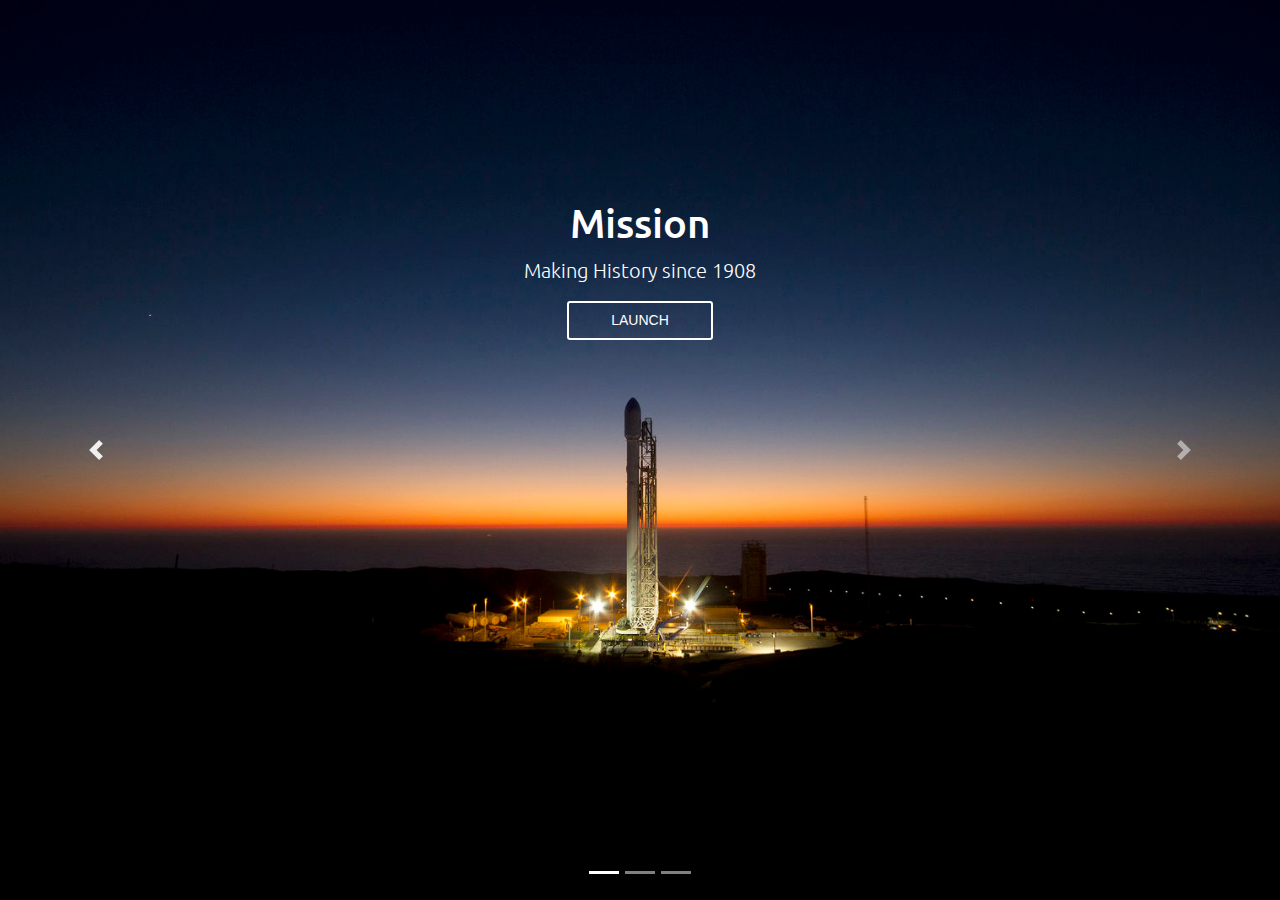
<file: index.html>
<!DOCTYPE html>
<html lang="en">

<head>
  <meta charset="UTF-8">
  <meta name="viewport" content="width=device-width, initial-scale=1.0">
  <meta http-equiv="X-UA-Compatible" content="ie=edge">
  <title>Home - Mission X</title>
  <link rel="stylesheet" href="https://maxcdn.bootstrapcdn.com/bootstrap/4.0.0/css/bootstrap.min.css" integrity="sha384-Gn5384xqQ1aoWXA+058RXPxPg6fy4IWvTNh0E263XmFcJlSAwiGgFAW/dAiS6JXm"
    crossorigin="anonymous">
  <link rel="stylesheet" href="https://use.fontawesome.com/releases/v5.1.0/css/all.css" integrity="sha384-lKuwvrZot6UHsBSfcMvOkWwlCMgc0TaWr+30HWe3a4ltaBwTZhyTEggF5tJv8tbt"
    crossorigin="anonymous">
  <link href="https://fonts.googleapis.com/css?family=Ubuntu" rel="stylesheet">
  <link rel="stylesheet" type="text/css" href="css/style.css">
  <script src="https://ajax.googleapis.com/ajax/libs/jquery/3.3.1/jquery.min.js"></script>
  <script src="https://code.jquery.com/jquery-3.2.1.slim.min.js" integrity="sha384-KJ3o2DKtIkvYIK3UENzmM7KCkRr/rE9/Qpg6aAZGJwFDMVNA/GpGFF93hXpG5KkN"
    crossorigin="anonymous"></script>
  <script src="https://cdnjs.cloudflare.com/ajax/libs/popper.js/1.12.9/umd/popper.min.js" integrity="sha384-ApNbgh9B+Y1QKtv3Rn7W3mgPxhU9K/ScQsAP7hUibX39j7fakFPskvXusvfa0b4Q"
    crossorigin="anonymous"></script>
  <script src="https://maxcdn.bootstrapcdn.com/bootstrap/4.0.0/js/bootstrap.min.js" integrity="sha384-JZR6Spejh4U02d8jOt6vLEHfe/JQGiRRSQQxSfFWpi1MquVdAyjUar5+76PVCmYl"
    crossorigin="anonymous"></script>
</head>
</head>

<body>

  <! Carousel section for home page !>
  <main id="showcase">
    <div class="carousel slide" id="myCarousel" data-ride="carousel">
      <ol class="carousel-indicators">
        <li class="active" data-slide-to="0" data-target="#myCarousel"></li>
        <li data-slide-to="1" data-target="#myCarousel"></li>
        <li data-slide-to="2" data-target="#myCarousel"></li>
      </ol>
      <div class="carousel-inner">

        <! Slide 1 of the carousel !>
        <section class="carousel-item active" id="slide1">
          <div class="carousel-caption">
            <h1 class="display-6">Mission
              <i class="fab fa-xing-square"></i>
            </h1>
            <p class="lead">Making History since 1908</p>
            <a href="about.html" class="btn btn-light btn-sm">Launch</a>
          </div>
        </section>

        <! Slide 2 of the carousel !>
        <section class="carousel-item" id="slide2">
          <div class="carousel-caption">
            <h1 class="display-6">Mission
              <i class="fab fa-xing-square"></i>
            </h1>
            <p class="lead">Making History since 1908</p>
            <a href="about.html" class="btn btn-light btn-sm">Launch</a>
          </div>
        </section>

        <! Slide 3 of the carousel !>
        <section class="carousel-item" id="slide3">
          <div class="carousel-caption">
            <h1 class="display-6">Mission
              <i class="fab fa-xing-square"></i>
            </h1>
            <p class="lead">Making History since 1908</p>
            <a href="about.html" class="btn btn-light btn-sm">Launch</a>
          </div>
        </section>

      <!Navigation controls for carousel !>
      <a class="carousel-control-prev" data-slide="prev" href="#myCarousel">
        <span class="carousel-control-prev-icon"></span>
      </a>
      <a class="carousel-control-next" data-slide="next" href="#myCarousel">
        <span class="carousel-control-next-icon"></span>
      </a>

    </div>
  </main>
</body>

</html>
</file>
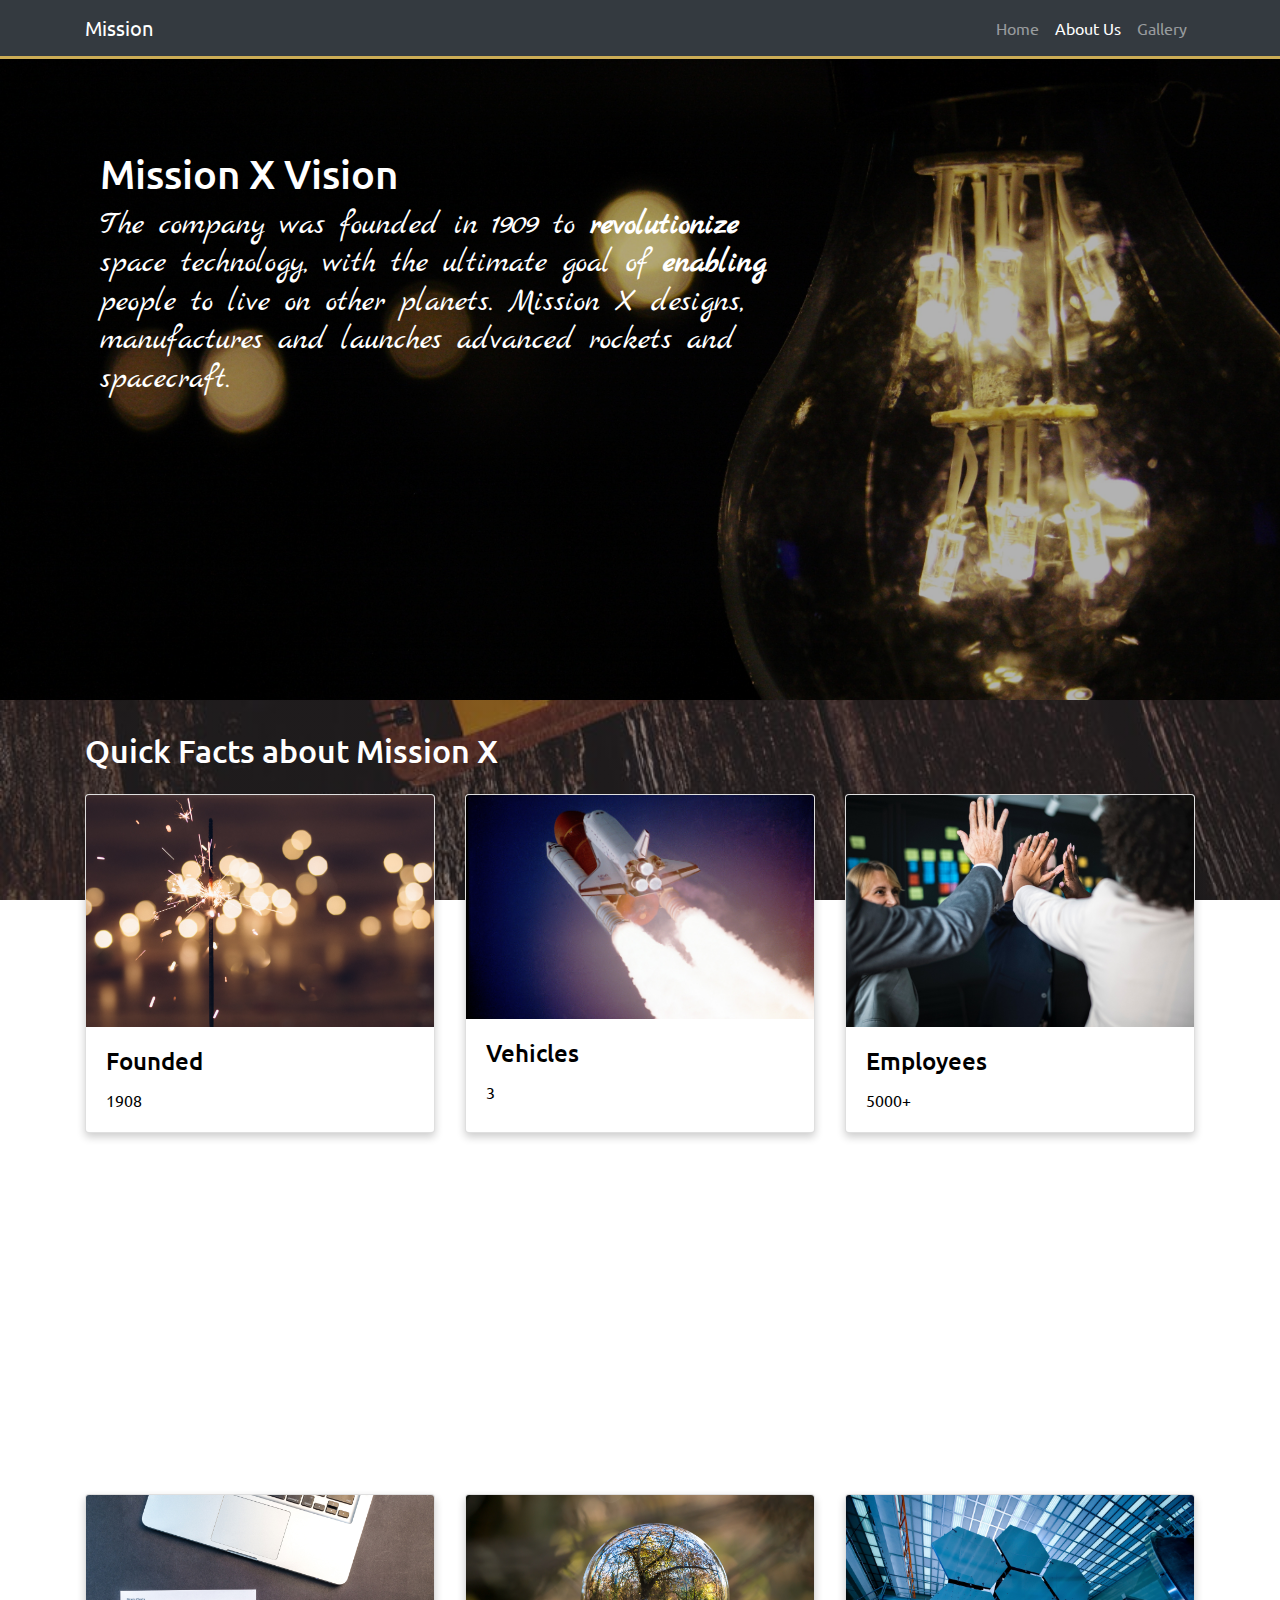
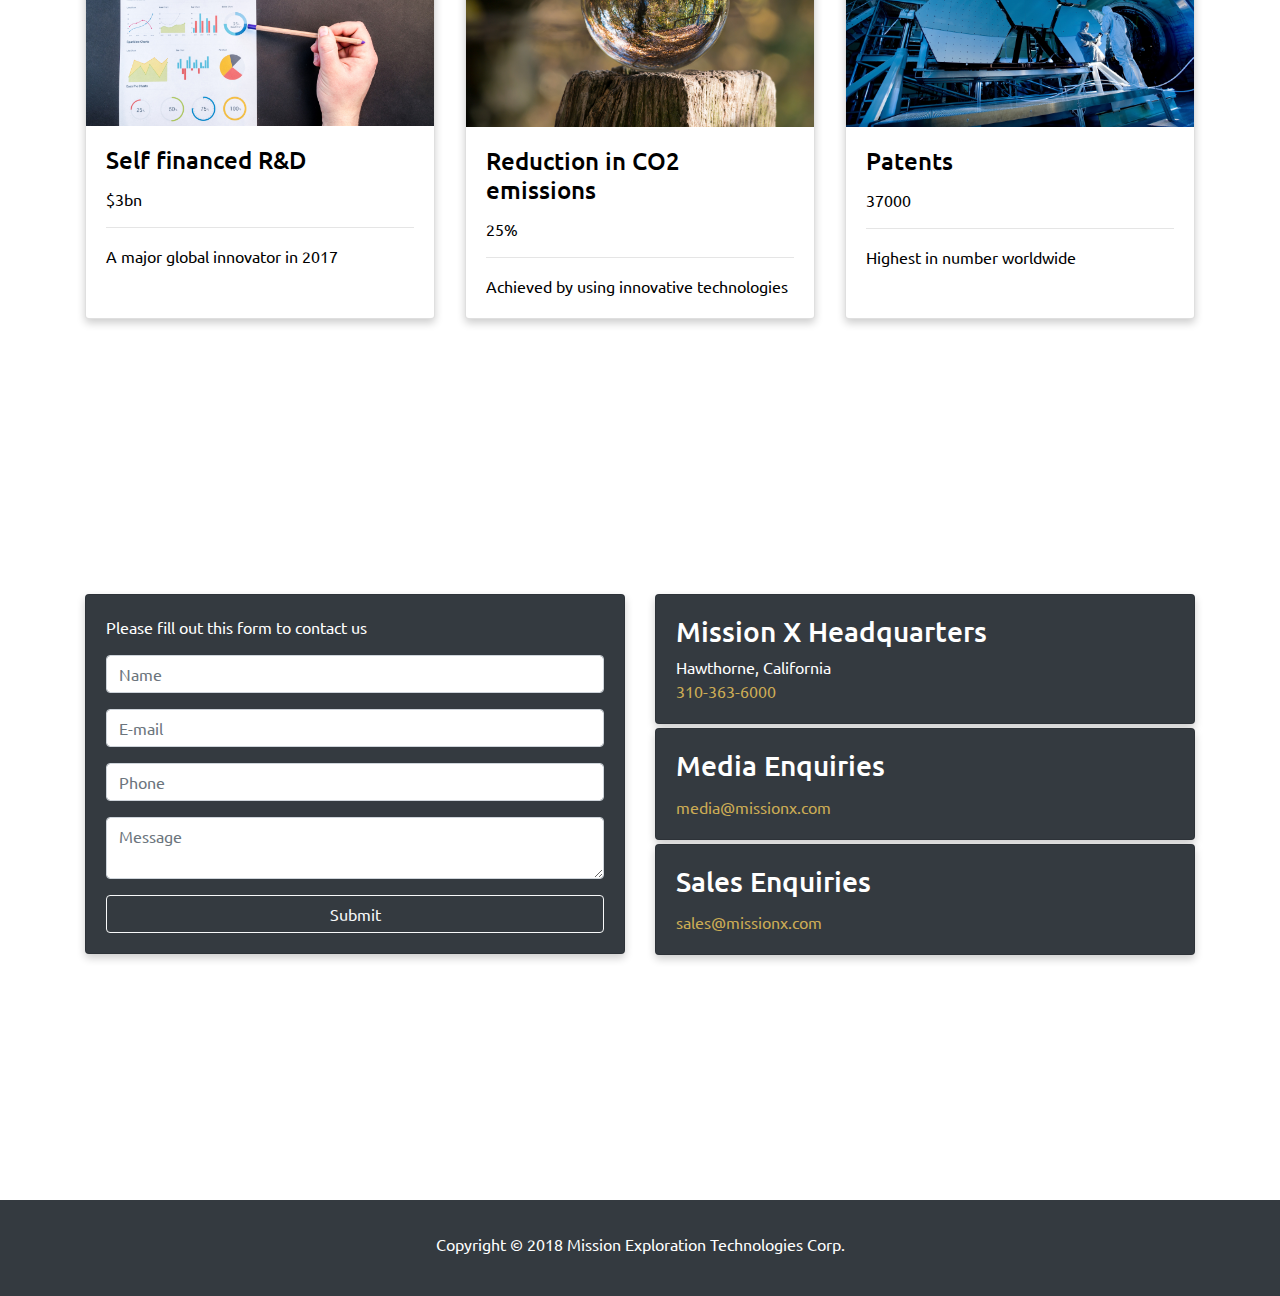
<file: about.html>
<!DOCTYPE html>
<html lang="en">

<head>
	<title>About us - Mission X</title>
	<meta charset="utf-8">
	<meta name="viewport" content="width=device-width, initial-scale=1">
	<link rel="stylesheet" href="https://maxcdn.bootstrapcdn.com/bootstrap/4.0.0/css/bootstrap.min.css" integrity="sha384-Gn5384xqQ1aoWXA+058RXPxPg6fy4IWvTNh0E263XmFcJlSAwiGgFAW/dAiS6JXm"
	 crossorigin="anonymous">
	<link rel="stylesheet" href="https://use.fontawesome.com/releases/v5.1.0/css/all.css" integrity="sha384-lKuwvrZot6UHsBSfcMvOkWwlCMgc0TaWr+30HWe3a4ltaBwTZhyTEggF5tJv8tbt"
	 crossorigin="anonymous">
	<link href="https://fonts.googleapis.com/css?family=Ubuntu|Marck+Script" rel="stylesheet">
	<link rel="stylesheet" type="text/css" href="css/style.css">
	<script src="https://ajax.googleapis.com/ajax/libs/jquery/3.3.1/jquery.min.js"></script>
	<script src="https://code.jquery.com/jquery-3.2.1.slim.min.js" integrity="sha384-KJ3o2DKtIkvYIK3UENzmM7KCkRr/rE9/Qpg6aAZGJwFDMVNA/GpGFF93hXpG5KkN"
	 crossorigin="anonymous"></script>
	<script src="https://cdnjs.cloudflare.com/ajax/libs/popper.js/1.12.9/umd/popper.min.js" integrity="sha384-ApNbgh9B+Y1QKtv3Rn7W3mgPxhU9K/ScQsAP7hUibX39j7fakFPskvXusvfa0b4Q"
	 crossorigin="anonymous"></script>
	<script src="https://maxcdn.bootstrapcdn.com/bootstrap/4.0.0/js/bootstrap.min.js" integrity="sha384-JZR6Spejh4U02d8jOt6vLEHfe/JQGiRRSQQxSfFWpi1MquVdAyjUar5+76PVCmYl"
	 crossorigin="anonymous"></script>
</head>

<body>

	<! Nav Bar !>
	<nav class="nav navbar navbar-expand-sm bg-dark navbar-dark fixed-top">
		<div class="container">
			<button type="button" class="navbar-toggler" data-toggle="collapse" data-target="#navbarCollapse">
				<span class="navbar-toggler-icon"></span>
				<span class="icon-bar"></span>
				<span class="icon-bar"></span>
			</button>
			<a class="navbar-brand" href="index.html">Mission
				<i class="fab fa-xing-square"></i>
			</a>
			<div class="collapse navbar-collapse" id="navbarCollapse">
				<ul class="navbar-nav ml-auto">
					<li class="nav-item">
						<a href="index.html" class="nav-link">Home</a>
					</li>
					<li class="nav-item active">
						<a href="#" class="nav-link">About Us</a>
					</li>
					<li class="nav-item">
						<a href="gallery.html" class="nav-link">Gallery</a>
					</li>
				</ul>
			</div>
		</div>
	</nav>

	<! Section for the Mission X Vision !>
	<header id="home-section">
		<div class="dark-overlay">
			<div class="home-inner">
				<div class="container">
					<div class="col-lg-8">
						<h1>Mission X Vision</h1>
						<h2 class="display-5">
							<i class="fas fa-quote-left"></i>
							The company was founded in 1909 to
							<strong>revolutionize</strong> space technology, with the ultimate goal of
							<strong>enabling</strong> people to live on other planets. Mission X designs, manufactures and launches advanced rockets and
							spacecraft.
							<i class="fas fa-quote-right"></i>
						</h2>
					</div>
				</div>
			</div>
		</div>
	</header>

	<! First set of cards !>
	<section id="facts" class="py-3">
		<div class="container">
			<h2 class="py-3">Quick Facts about Mission X</h2>
			<div class="card-deck">
				<div class="card">
					<img src="img/founded-ico.jpg" alt="founded" class="card-img-top img-fluid">
					<div class="card-body">
						<h4 class="card-title">Founded</h4>
						<p class="card-text">1908</p>
					</div>
				</div>
				<div class="card">
					<img src="img/vehicle-ico.jpg" alt="Vehicles" class="card-img-top img-fluid">
					<div class="card-body">
						<h4 class="card-title">Vehicles</h4>
						<p class="card-text">3</p>
					</div>
				</div>
				<div class="card">
					<img src="img/employee-ico.jpg" alt="employees" class="card-img-top img-fluid">
					<div class="card-body">
						<h4 class="card-title">Employees</h4>
						<p class="card-text">5000+</p>
					</div>
				</div>
			</div>
		</div>
	</section>

	<! Second set of cards !>
	<section id="future" class="py-3">
		<div class="container">
			<h2 class="py-3">Designing the future of space</h2>
			<div class="card-deck">
				<div class="card">
					<img src="img/rnd-ico.jpg" alt="rnd" class="card-img-top img-fluid">
					<div class="card-body">
						<h4 class="card-title">Self financed R&D</h4>
						<p class="card-text">$3bn</p>
						<hr>
						<p class="card-text">A major global innovator in 2017</p>
					</div>
				</div>
				<div class="card">
					<img src="img/eco-ico.jpg" alt="Environment" class="card-img-top img-fluid">
					<div class="card-body">
						<h4 class="card-title">Reduction in CO2 emissions</h4>
						<p class="card-text">25%</p>
						<hr>
						<p class="card-text">Achieved by using innovative technologies</p>
					</div>
				</div>
				<div class="card">
					<img src="img/patent-ico.jpg" alt="Patents" class="card-img-top img-fluid">
					<div class="card-body">
						<h4 class="card-title">Patents</h4>
						<p class="card-text">37000</p>
						<hr>
						<p class="card-text">Highest in number worldwide</p>
					</div>
				</div>
			</div>
		</div>
	</section>

	<!Contact section !>
	<section id="contact" class="py-3">
		<div class="container">
			<h2 class="py-3">Contact Mission X</h2>
			<div class="row">
				<div class="col-sm-12 col-lg-6 mb-1">
					<div>
						<div class="card bg-dark card-form">
							<div class="card-body">
								<p class="text-white">Please fill out this form to contact us</p>
								<form class="text-center">
									<div class="form-group">
										<input type="text" class="form-control form-control-md" placeholder="Name">
									</div>
									<div class="form-group">
										<input type="email" class="form-control form-control-md" placeholder="E-mail">
									</div>
									<div class="form-group">
										<input type="tel" class="form-control form-control-md" placeholder="Phone">
									</div>
									<div class="form-group">
										<textarea name="text" class="form-control form-control-md" placeholder="Message"></textarea>
									</div>
									<input class="btn btn-outline-light btn-block" type="submit">
								</form>
							</div>
						</div>
					</div>
				</div>
				<div class="col">
					<div class="row mb-1">
						<div class="col-sm-12">
							<div class="card bg-dark card-form">
								<div class="card-body text-white">
									<h3 class="card-title">Mission X Headquarters</h3>
									<p class="card-subtitle">Hawthorne, California</p>
									<p class="card-text">
										<a href="tel:310-363-6000" class="link-text">310-363-6000</a>
									</p>
								</div>
							</div>
						</div>
					</div>

					<div class="row mb-1">
						<div class="col-sm-12">
							<div class="card bg-dark card-form">
								<div class="card-body text-white">
									<h3 class="card-title">Media Enquiries</h3>
									<p class="card-text">
										<a href="mailto:media@missionx.com  " class="link-text">media@missionx.com</a>
									</p>
								</div>
							</div>
						</div>
					</div>
					<div class="row">
						<div class="col-sm-12">
							<div class="card bg-dark card-form">
								<div class="card-body text-white">
									<h3 class="card-title">Sales Enquiries</h3>
									<p class="card-text">
										<a href="mailto:sales@missionx.com  " class="link-text">sales@missionx.com</a>
									</p>
								</div>
							</div>
						</div>
					</div>
				</div>
			</div>
		</div>
		</div>
	</section>

	<! Footer Section !>
	<footer class="bg-dark">
		<div class="contianer">
			<div class="col text-center">
				<div class="py-4">
					<h1 class="h3">
						<i class="fab fa-twitter-square"></i>
						<i class="fab fa-youtube-square"></i>
						<i class="fab fa-flickr"></i>
						<i class="fab fa-instagram"></i>
					</h1>
					<p>Copyright &copy 2018 Mission Exploration Technologies Corp.</p>
				</div>
			</div>
		</div>
	</footer>

</body>

</html>
</file>
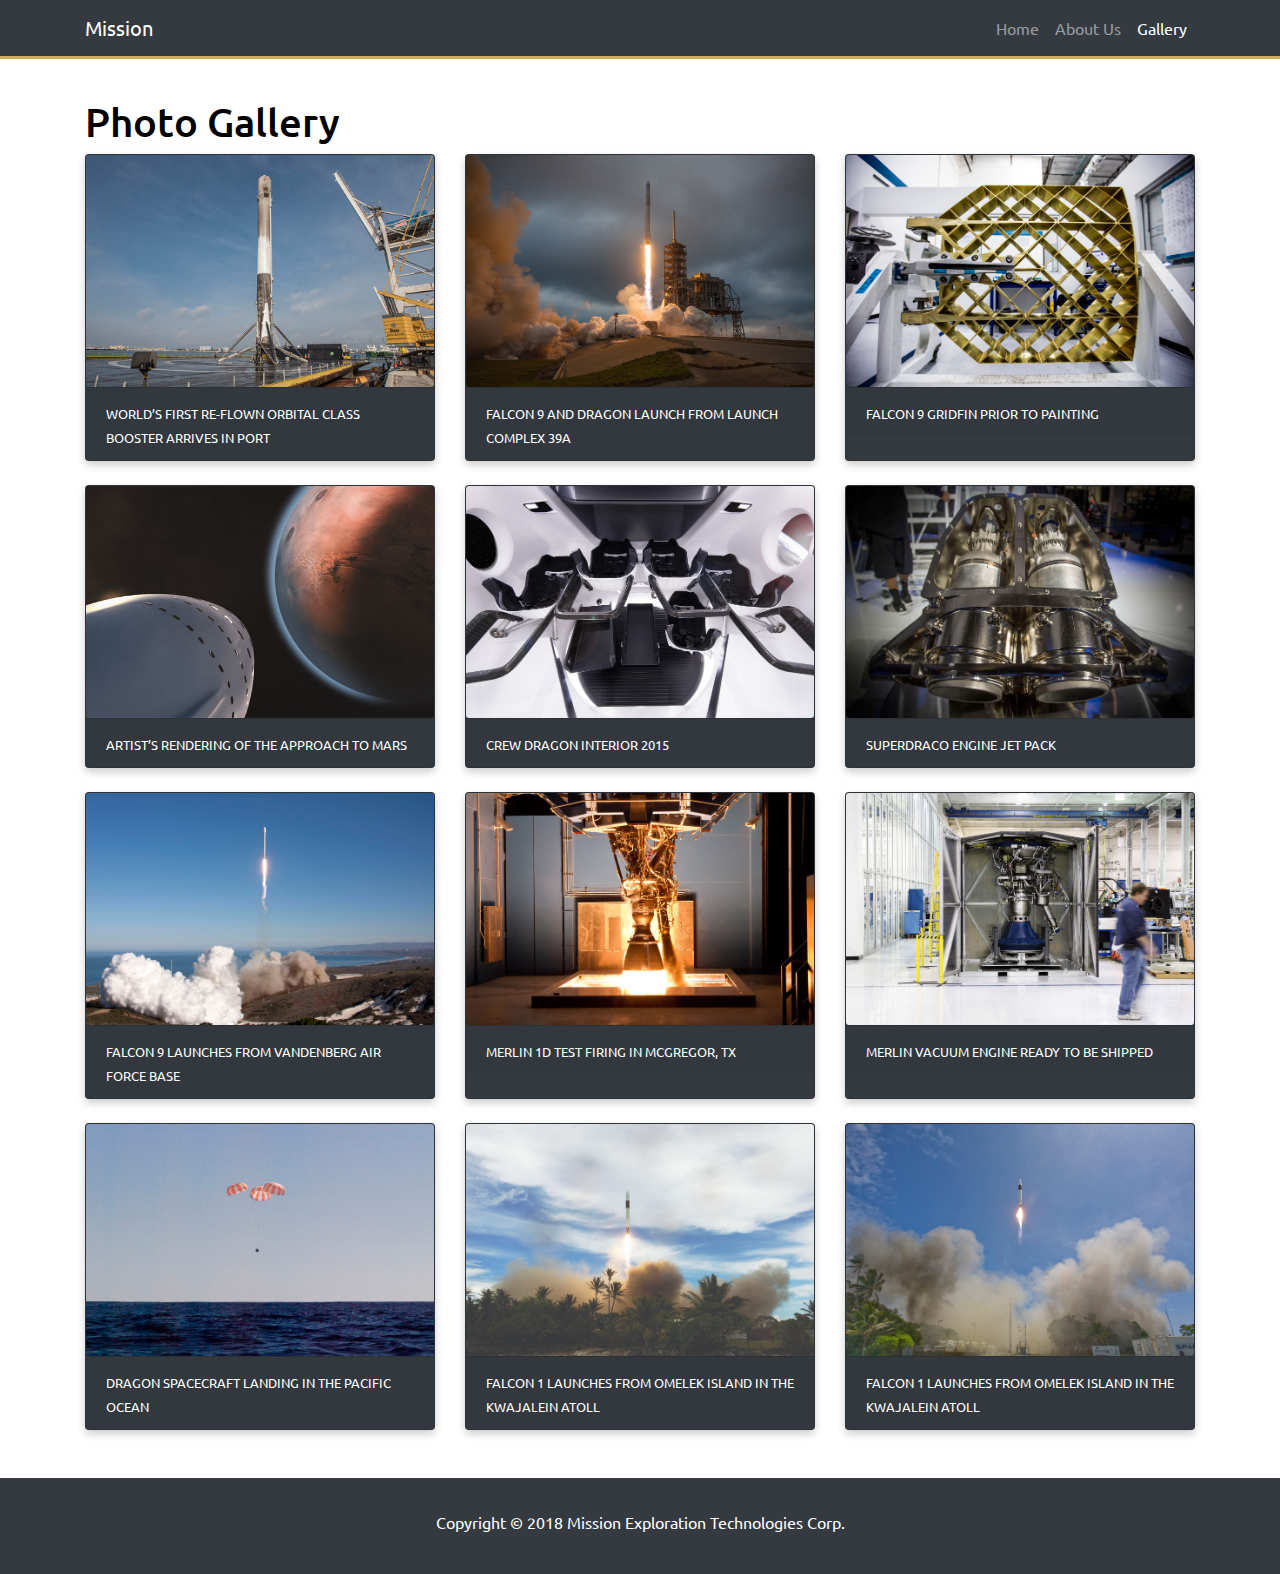
<file: gallery.html>
<!DOCTYPE html>
<html lang="en">

<head>
  <title>Gallery - Mission X</title>
  <meta charset="utf-8">
  <meta name="viewport" content="width=device-width, initial-scale=1">
  <link rel="stylesheet" href="https://maxcdn.bootstrapcdn.com/bootstrap/4.0.0/css/bootstrap.min.css" integrity="sha384-Gn5384xqQ1aoWXA+058RXPxPg6fy4IWvTNh0E263XmFcJlSAwiGgFAW/dAiS6JXm"
    crossorigin="anonymous">
  <link rel="stylesheet" href="https://use.fontawesome.com/releases/v5.1.0/css/all.css" integrity="sha384-lKuwvrZot6UHsBSfcMvOkWwlCMgc0TaWr+30HWe3a4ltaBwTZhyTEggF5tJv8tbt"
    crossorigin="anonymous">
  <link href="https://fonts.googleapis.com/css?family=Ubuntu|Marck+Script" rel="stylesheet">
  <link rel="stylesheet" type="text/css" href="css/style.css">
  <script src="https://ajax.googleapis.com/ajax/libs/jquery/3.3.1/jquery.min.js"></script>
  <script src="https://code.jquery.com/jquery-3.2.1.slim.min.js" integrity="sha384-KJ3o2DKtIkvYIK3UENzmM7KCkRr/rE9/Qpg6aAZGJwFDMVNA/GpGFF93hXpG5KkN"
    crossorigin="anonymous"></script>
  <script src="https://cdnjs.cloudflare.com/ajax/libs/popper.js/1.12.9/umd/popper.min.js" integrity="sha384-ApNbgh9B+Y1QKtv3Rn7W3mgPxhU9K/ScQsAP7hUibX39j7fakFPskvXusvfa0b4Q"
    crossorigin="anonymous"></script>
  <script src="https://maxcdn.bootstrapcdn.com/bootstrap/4.0.0/js/bootstrap.min.js" integrity="sha384-JZR6Spejh4U02d8jOt6vLEHfe/JQGiRRSQQxSfFWpi1MquVdAyjUar5+76PVCmYl"
    crossorigin="anonymous"></script>
</head>

<body>

  <! Nav Bar !>
  <nav class="nav navbar navbar-expand-sm bg-dark navbar-dark fixed-top">
    <div class="container">
      <button type="button" class="navbar-toggler" data-toggle="collapse" data-target="#navbarCollapse">
        <span class="navbar-toggler-icon"></span>
        <span class="icon-bar"></span>
        <span class="icon-bar"></span>
      </button>
      <a class="navbar-brand" href="index.html">Mission
        <i class="fab fa-xing-square"></i>
      </a>
      <div class="collapse navbar-collapse" id="navbarCollapse">
        <ul class="navbar-nav ml-auto">
          <li class="nav-item">
            <a href="index.html" class="nav-link">Home</a>
          </li>
          <li class="nav-item">
            <a href="about.html" class="nav-link">About Us</a>
          </li>
          <li class="nav-item active">
            <a href="#" class="nav-link">Gallery</a>
          </li>
        </ul>
      </div>
    </div>
  </nav>

  <! Gallery Pics !>
  <section id="gallery" class="py-5">
    <div class="inner">
      <div class="container">
        <h1>Photo Gallery</h1>
        <div class="card-deck mb-4">
          <div class="card bg-dark text-white">
            <img src="img/img1.jpg" alt="WORLD’S FIRST RE-FLOWN ORBITAL CLASS BOOSTER ARRIVES IN PORT" class="card-img">
            <div class="card-footer">
              <small>WORLD’S FIRST RE-FLOWN ORBITAL CLASS BOOSTER ARRIVES IN PORT</small>
            </div>
          </div>
          <div class="card bg-dark text-white">
            <img src="img/img2.jpg" alt="FALCON 9 AND DRAGON LAUNCH FROM LAUNCH COMPLEX 39A" class="card-img">
            <div class="card-footer">
              <small>FALCON 9 AND DRAGON LAUNCH FROM LAUNCH COMPLEX 39A</small>
            </div>
          </div>
          <div class="card bg-dark text-white">
            <img src="img/img3.jpg" alt="FALCON 9 GRIDFIN PRIOR TO PAINTING" class="card-img">
            <div class="card-footer">
              <small>FALCON 9 GRIDFIN PRIOR TO PAINTING</small>
            </div>
          </div>
        </div>
        <div class="card-deck mb-4">
          <div class="card bg-dark text-white">
            <img src="img/img4.jpg" alt="ARTIST’S RENDERING OF THE APPROACH TO MARS" class="card-img">
            <div class="card-footer">
              <small>ARTIST’S RENDERING OF THE APPROACH TO MARS</small>
            </div>
          </div>
          <div class="card bg-dark text-white">
            <img src="img/img5.jpg" alt="CREW DRAGON INTERIOR 2015" class="card-img">
            <div class="card-footer">
              <small>CREW DRAGON INTERIOR 2015</small>
            </div>
          </div>
          <div class="card bg-dark text-white">
            <img src="img/img6.jpg" alt="SUPERDRACO ENGINE JET PACK" class="card-img">
            <div class="card-footer">
              <small>SUPERDRACO ENGINE JET PACK</small>
            </div>
          </div>
        </div>
        <div class="card-deck mb-4">
          <div class="card bg-dark text-white">
            <img src="img/img7.jpg" alt="FALCON 9 LAUNCHES FROM VANDENBERG AIR FORCE BASE" class="card-img">
            <div class="card-footer">
              <small>FALCON 9 LAUNCHES FROM VANDENBERG AIR FORCE BASE</small>
            </div>
          </div>
          <div class="card bg-dark text-white">
            <img src="img/img8.jpg" alt="MERLIN 1D TEST FIRING IN MCGREGOR, TX" class="card-img">
            <div class="card-footer">
              <small>MERLIN 1D TEST FIRING IN MCGREGOR, TX</small>
            </div>
          </div>
          <div class="card bg-dark text-white">
            <img src="img/img9.jpg" alt="MERLIN VACUUM ENGINE READY TO BE SHIPPED" class="card-img">
            <div class="card-footer">
              <small>MERLIN VACUUM ENGINE READY TO BE SHIPPED</small>
            </div>
          </div>
        </div>
        <div class="card-deck">
          <div class="card bg-dark text-white">
            <img src="img/img10.jpg" alt="DRAGON SPACECRAFT LANDING IN THE PACIFIC OCEAN" class="card-img">
            <div class="card-footer">
              <small>DRAGON SPACECRAFT LANDING IN THE PACIFIC OCEAN</small>
            </div>
          </div>
          <div class="card bg-dark text-white">
            <img src="img/img11.jpg" alt="FALCON 1 LAUNCHES FROM OMELEK ISLAND IN THE KWAJALEIN ATOLL" class="card-img">
            <div class="card-footer">
              <small>FALCON 1 LAUNCHES FROM OMELEK ISLAND IN THE KWAJALEIN ATOLL</small>
            </div>
          </div>
          <div class="card bg-dark text-white">
            <img src="img/img12.jpg" alt="FALCON 1 LAUNCHES FROM OMELEK ISLAND IN THE KWAJALEIN ATOLL" class="card-img">
            <div class="card-footer">
              <small>FALCON 1 LAUNCHES FROM OMELEK ISLAND IN THE KWAJALEIN ATOLL</small>
            </div>
          </div>
        </div>
      </div>
    </div>
  </section>

  <footer class="bg-dark">
    <div class="contianer">
      <div class="col text-center">
        <div class="py-4">
          <h1 class="h3">
            <i class="fab fa-twitter-square"></i>
            <i class="fab fa-youtube-square"></i>
            <i class="fab fa-flickr"></i>
            <i class="fab fa-instagram"></i>
          </h1>
          <p>Copyright &copy 2018 Mission Exploration Technologies Corp.</p>
        </div>
      </div>
    </div>
  </footer>
</body>
</file>
<file: css/style.css>
body{
  font-family: 'Ubuntu', sans-serif;
  color: white;
}

/* To shift the carousel caption upwards */
.carousel-caption {
  bottom: 60%;
}

/* To change the styling of Launch button on Home page */
.btn-light {
  padding: 0.5em 3em;
  border: 0.16em solid #FFFFFF;
  text-decoration:none;
  text-transform:uppercase;
  font-family:'Roboto',sans-serif;
  font-weight:400;
  background: transparent;
  bottom: 20%;
  color: white;
}

/* Carousel Slide 1 */
#slide1 {
  background: url("../img/hero_img.jpg");
  width: 100vw;
  height: 100vh;
  background-position: center;
  background-size: cover;
}

/* Carousel Slide 2 */
#slide2 {
  background: url("../img/hero_img2.jpg");
  width: 100vw;
  height: 100vh;
  background-position: center;
  background-size: cover;
}

/* Carousel Slide 3 */
#slide3 {
  background: url("../img/hero_img3.jpg");
  width: 100vw;
  height: 100vh;
  background-position: center;
  background-size: cover;
}

/* Give a yellow bottom border to navbar */
.navbar {
  border-bottom: #ccac55 3px solid;
}

/*Background for vision section */
#home-section {
  background: url("../img/vision-1.jpg") no-repeat;
  background-size: cover;
  background-attachment: fixed;
  min-height: 700px;
}

/*Bring the vision section down from the navbar */
#home-section .home-inner{
  padding-top: 150px;
}

#home-section .home-inner h2{
  font-family: 'Marck Script', cursive;
}

/* For giving dark overlay effect to all background images */
.dark-overlay{
  background-color: rgba(0,0,0,0.3);
  position: absolute;
  top: 0;
  left: 0;
  width: 100%;
  min-height: 700px;
}

/* Background for facts section */
#facts{
  background: linear-gradient(
                     rgba(20,20,20, .5), 
                     rgba(20,20,20, .5)),
                     url("../img/facts_bg.jpeg") no-repeat;
  background-size: cover;
  background-attachment: fixed;
  min-height: 700px;
}

/* Give shadow to all cards */
.card {
  box-shadow: 0 4px 8px 0 rgba(0,0,0,0.2);
  color: black;
}

.card:hover {
  box-shadow: 0 8px 16px 0 rgba(0,0,0,0.2);
}

/* Background for future section */
#future{
  background: linear-gradient(
                     rgba(20,20,20, .5), 
                     rgba(20,20,20, .5)),
                     url("../img/future_bg.jpg") no-repeat;
  background-size: cover;
  background-attachment: fixed;
  min-height: 700px;
}

/* Background for contact section */
#contact{
  background: linear-gradient(
                     rgba(20,20,20, .5), 
                     rgba(20,20,20, .5)),
                     url("../img/contact_bg.jpg") no-repeat;
  background-size: cover;
  background-attachment: fixed;
  min-height: 700px;
}

/* Make the contact section links appear yellow */
.link-text {
  color: #ccac55;
}

.link-text:hover {
  color: #635a41;
}

/*Text in gallery section black and padding for bringing down form nav */
#gallery .inner{
  color: black;
  padding-top: 50px;
}
</file>
